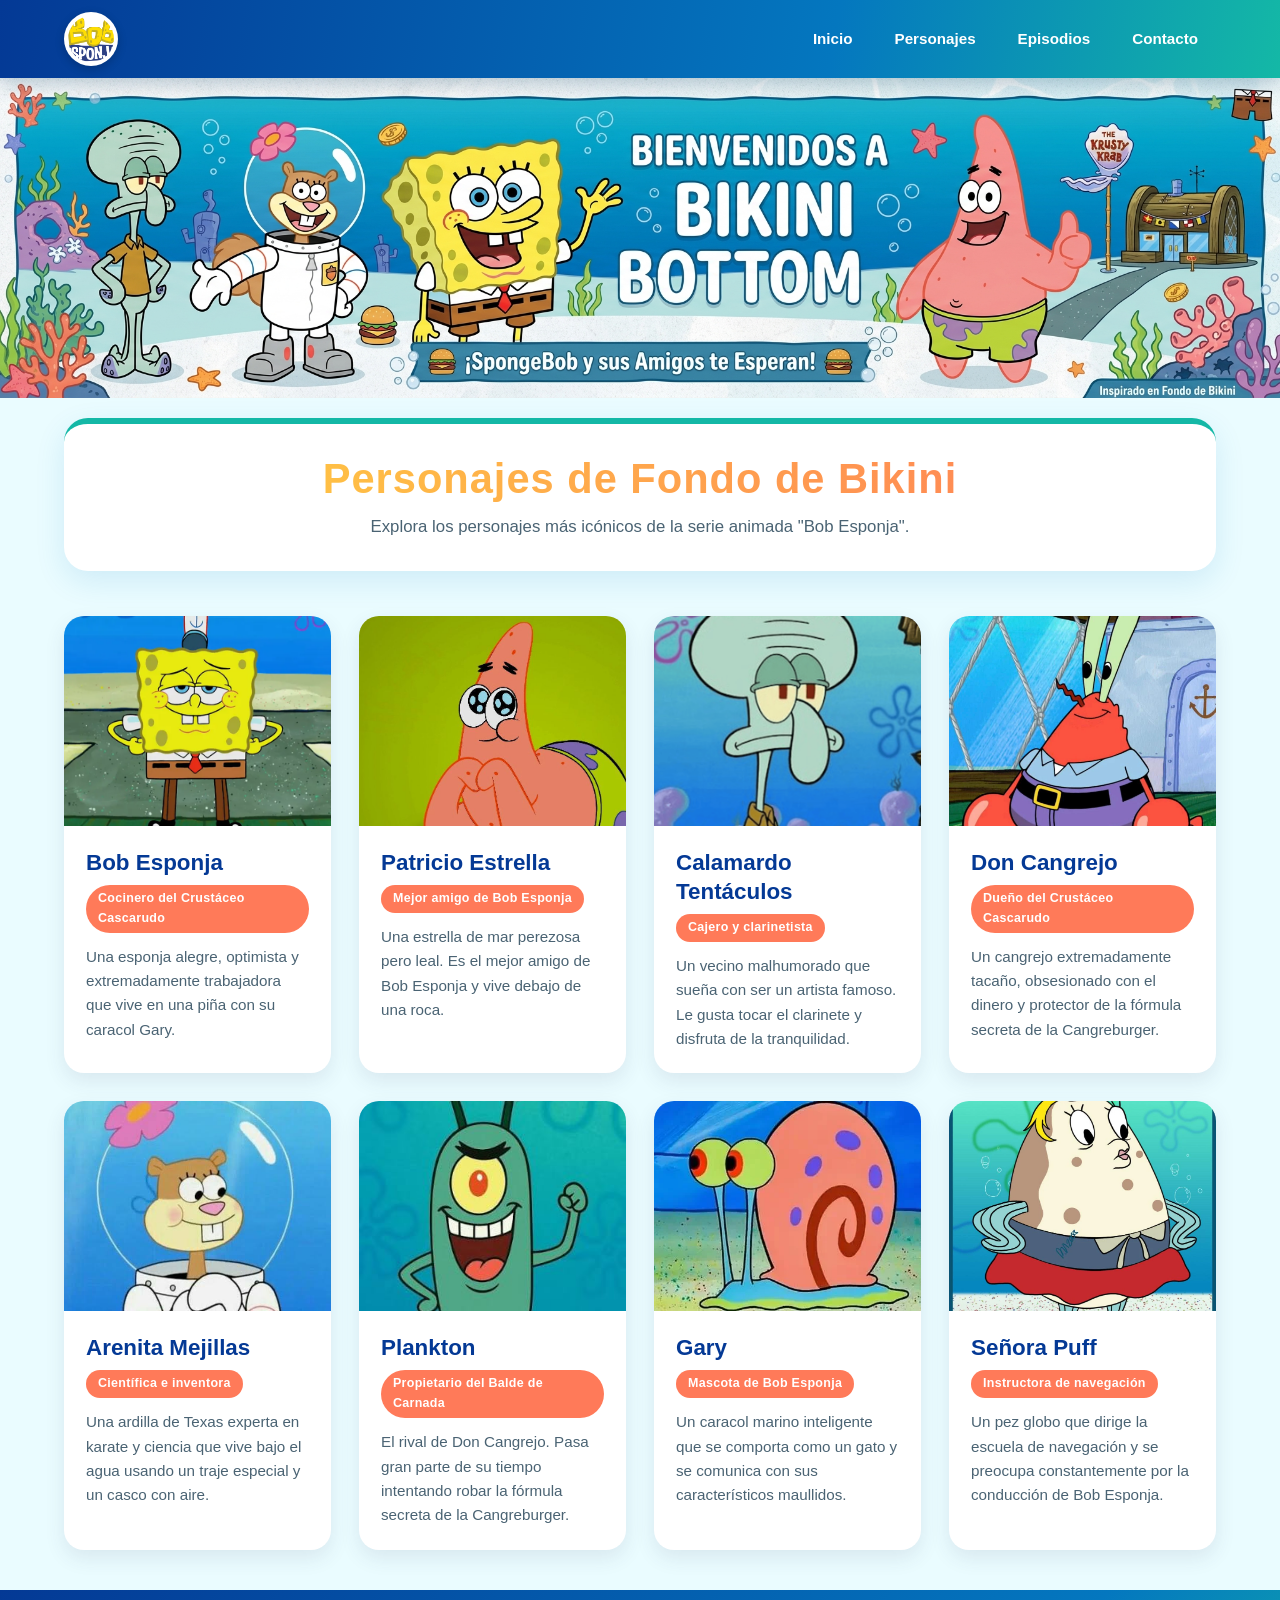
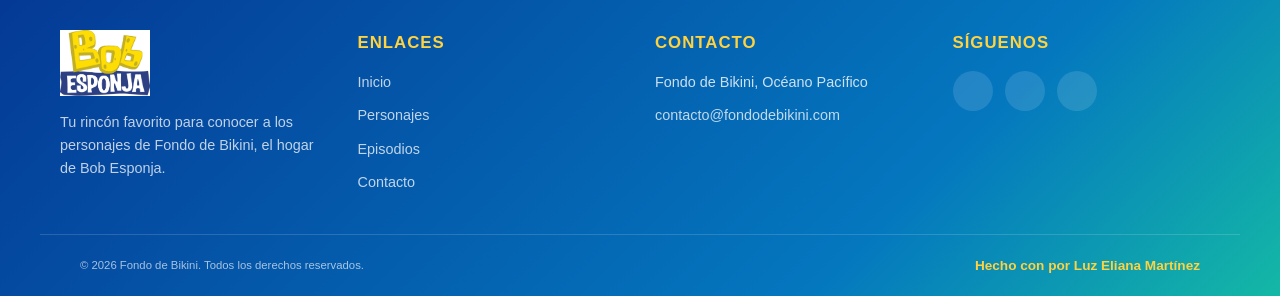
<file: index.html>
<!DOCTYPE html>
<html lang="es">
<head>
    <meta charset="UTF-8">
    <meta name="viewport" content="width=device-width, initial-scale=1.0">
    <meta http-equiv="refresh" content="0; url=fondo_de_bikini/index1.html">
    <title>Fondo de Bikini</title>
</head>
<body>
    <p>Abriendo <a href="fondo_de_bikini/index1.html">Fondo de Bikini</a>...</p>
</body>
</html>
</file>
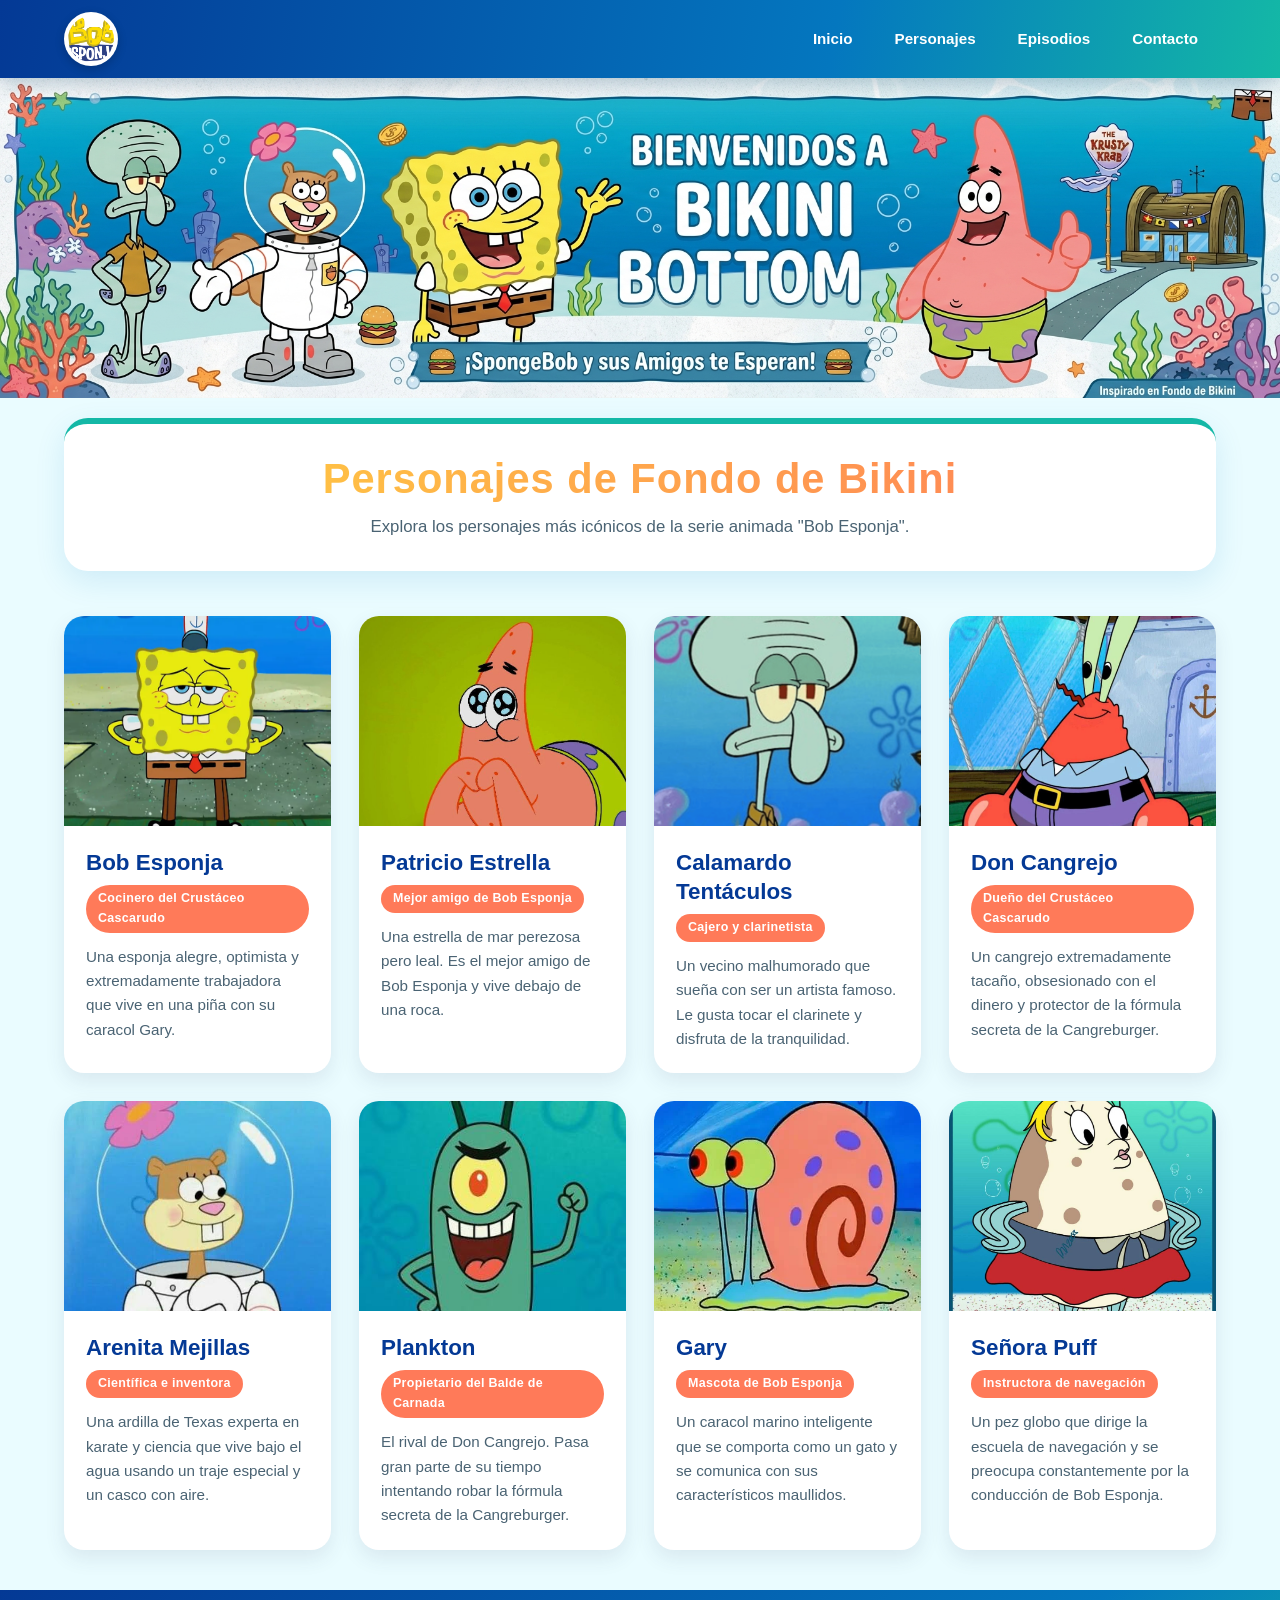
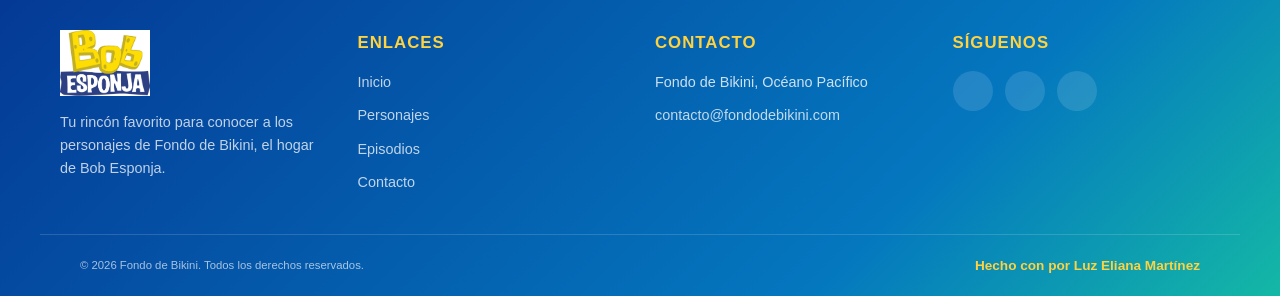
<file: fondo_de_bikini/index1.html>
<!DOCTYPE html>
<html lang="es">
<head>
    <meta charset="UTF-8">
    <meta name="viewport" content="width=device-width, initial-scale=1.0">

    <title>Fondo de Bikini - Personajes</title>

    <link rel="shortcut icon" href="img/img/logo.png" type="image/png">
    <link rel="stylesheet" href="css/style.css">
</head>

<body>

    <!-- Menú de navegación -->
    <nav class="navbar">
        <div class="logo">
            <img src="img/img/logo.webp" alt="Logo de Fondo de Bikini">
        </div>

        <ul class="nav-links">
            <li><a href="index.html">Inicio</a></li>
            <li><a href="personajes.html">Personajes</a></li>
            <li><a href="episodios.html">Episodios</a></li>
            <li><a href="contacto.html">Contacto</a></li>
        </ul>
    </nav>

    <!-- Banner principal -->
    <header>
        <img
            class="banner"
            src="img/img/banner.jpeg"
            alt="Banner de Fondo de Bikini"
        >
    </header>

    <!-- Contenido principal -->
    <main class="contenedor principal">

        <!-- Título de la sección -->
        <section class="titulo-seccion">
            <h1>Personajes de Fondo de Bikini</h1>

            <p>
                Explora los personajes más icónicos de la serie animada
                "Bob Esponja".
            </p>
        </section>

        <!-- Cuadrícula de personajes -->
        <section class="grid-personajes" aria-label="Lista de personajes">

            <!-- Bob Esponja -->
            <article class="tarjeta-personaje">
                <div class="img-container">
                    <img
                        src="img/img/bob esponja.webp"
                        alt="Bob Esponja"
                        loading="lazy"
                    >
                </div>

                <div class="info-personaje">
                    <h2>Bob Esponja</h2>
                    <p class="rol">Cocinero del Crustáceo Cascarudo</p>
                    <p>
                        Una esponja alegre, optimista y extremadamente
                        trabajadora que vive en una piña con su caracol Gary.
                    </p>
                </div>
            </article>

            <!-- Patricio Estrella -->
            <article class="tarjeta-personaje">
                <div class="img-container">
                    <img
                        src="img/img/patricio.webp"
                        alt="Patricio Estrella"
                        loading="lazy"
                    >
                </div>

                <div class="info-personaje">
                    <h2>Patricio Estrella</h2>
                    <p class="rol">Mejor amigo de Bob Esponja</p>
                    <p>
                        Una estrella de mar perezosa pero leal. Es el mejor
                        amigo de Bob Esponja y vive debajo de una roca.
                    </p>
                </div>
            </article>

            <!-- Calamardo -->
            <article class="tarjeta-personaje">
                <div class="img-container">
                    <img
                        src="img/img/calamardo.png"
                        alt="Calamardo Tentáculos"
                        loading="lazy"
                    >
                </div>

                <div class="info-personaje">
                    <h2>Calamardo Tentáculos</h2>
                    <p class="rol">Cajero y clarinetista</p>
                    <p>
                        Un vecino malhumorado que sueña con ser un artista
                        famoso. Le gusta tocar el clarinete y disfruta de la
                        tranquilidad.
                    </p>
                </div>
            </article>

            <!-- Don Cangrejo -->
            <article class="tarjeta-personaje">
                <div class="img-container">
                    <img
                        src="img/img/don_Cangrejo.jpeg"
                        alt="Don Cangrejo"
                        loading="lazy"
                    >
                </div>

                <div class="info-personaje">
                    <h2>Don Cangrejo</h2>
                    <p class="rol">Dueño del Crustáceo Cascarudo</p>
                    <p>
                        Un cangrejo extremadamente tacaño, obsesionado
                        con el dinero y protector de la fórmula secreta
                        de la Cangreburger.
                    </p>
                </div>
            </article>

            <!-- Arenita -->
            <article class="tarjeta-personaje">
                <div class="img-container">
                    <img
                        src="img/img/arenita.jpeg"
                        alt="Arenita Mejillas"
                        loading="lazy"
                    >
                </div>

                <div class="info-personaje">
                    <h2>Arenita Mejillas</h2>
                    <p class="rol">Científica e inventora</p>
                    <p>
                        Una ardilla de Texas experta en karate y ciencia
                        que vive bajo el agua usando un traje especial
                        y un casco con aire.
                    </p>
                </div>
            </article>

            <!-- Plankton -->
            <article class="tarjeta-personaje">
                <div class="img-container">
                    <img
                        src="img/img/Plankton.jpeg"
                        alt="Sheldon J. Plankton"
                        loading="lazy"
                    >
                </div>

                <div class="info-personaje">
                    <h2>Plankton</h2>
                    <p class="rol">Propietario del Balde de Carnada</p>
                    <p>
                        El rival de Don Cangrejo. Pasa gran parte de su
                        tiempo intentando robar la fórmula secreta
                        de la Cangreburger.
                    </p>
                </div>
            </article>

            <!-- Gary -->
            <article class="tarjeta-personaje">
                <div class="img-container">
                    <img
                        src="img/img/Gary.webp"
                        alt="Gary el Caracol"
                        loading="lazy"
                    >
                </div>

                <div class="info-personaje">
                    <h2>Gary</h2>
                    <p class="rol">Mascota de Bob Esponja</p>
                    <p>
                        Un caracol marino inteligente que se comporta
                        como un gato y se comunica con sus característicos
                        maullidos.
                    </p>
                </div>
            </article>

            <!-- Señora Puff -->
            <article class="tarjeta-personaje">
                <div class="img-container">
                    <img
                        src="img/img/señora.webp"
                        alt="Señora Puff"
                        loading="lazy"
                    >
                </div>

                <div class="info-personaje">
                    <h2>Señora Puff</h2>
                    <p class="rol">Instructora de navegación</p>
                    <p>
                        Un pez globo que dirige la escuela de navegación
                        y se preocupa constantemente por la conducción
                        de Bob Esponja.
                    </p>
                </div>
            </article>

        </section>
    </main>

    <!-- Pie de página -->
    <footer class="footer">
        <div class="footer-contenido">

            <!-- Marca -->
            <div class="footer-marca">
                <img
                    src="img/img/logo.png"
                    alt="Logo de Fondo de Bikini"
                    class="footer-logo"
                    loading="lazy"
                >

                <p>
                    Tu rincón favorito para conocer a los personajes
                    de Fondo de Bikini, el hogar de Bob Esponja.
                </p>
            </div>

            <!-- Enlaces -->
            <div class="footer-col">
                <h3>Enlaces</h3>

                <ul>
                    <li><a href="index.html">Inicio</a></li>
                    <li><a href="personajes.html">Personajes</a></li>
                    <li><a href="episodios.html">Episodios</a></li>
                    <li><a href="contacto.html">Contacto</a></li>
                </ul>
            </div>

            <!-- Contacto -->
            <div class="footer-col">
                <h3>Contacto</h3>

                <ul>
                    <li>Fondo de Bikini, Océano Pacífico</li>
                    <li>
                        <a href="mailto:contacto@fondodebikini.com">
                            contacto@fondodebikini.com
                        </a>
                    </li>
                </ul>
            </div>

            <!-- Redes sociales -->
            <div class="footer-col">
                <h3>Síguenos</h3>

                <div class="footer-redes">
                    <a href="#" aria-label="Facebook">
                        <svg
                            viewBox="0 0 24 24"
                            aria-hidden="true"
                            focusable="false"
                        >
                            <path d="..."></path>
                        </svg>
                    </a>

                    <a href="#" aria-label="Instagram">
                        <svg
                            viewBox="0 0 24 24"
                            aria-hidden="true"
                            focusable="false"
                        >
                            <path d="..."></path>
                        </svg>
                    </a>

                    <a href="#" aria-label="YouTube">
                        <svg
                            viewBox="0 0 24 24"
                            aria-hidden="true"
                            focusable="false"
                        >
                            <path d="..."></path>
                        </svg>
                    </a>
                </div>
            </div>

        </div>

        <!-- Información inferior -->
        <div class="footer-inferior">
            <small>
                &copy; 2026 Fondo de Bikini. Todos los derechos reservados.
            </small>

            <span class="autor">
                Hecho con  por Luz Eliana Martínez
            </span>
        </div>
    </footer>

</body>
</html>
</file>
<file: fondo_de_bikini/css/style.css>
:root {
    --azul-profundo: #043995;
    --azul-marino: #0477bf;
    --azul-cielo: #38bdf8;
    --turquesa: #14b8a6;
    --coral: #ff7a59;
    --amarillo-sol: #ffd23f;
    --fondo-pagina: #eafcff;
    --texto-principal: #1e3a4c;
    --texto-suave: #4a6373;
    --blanco: #ffffff;
}

/* Configuración general */
* {
    margin: 0;
    padding: 0;
    box-sizing: border-box;
}

html {
    scroll-behavior: smooth;
}

body {
    font-family: 'Quicksand', 'Segoe UI', sans-serif;
    background-color: var(--fondo-pagina);
    color: var(--texto-principal);
    overflow-x: hidden;
    line-height: 1.6;
}

/* Menú de navegación */
.navbar {
    background: linear-gradient(
        100deg,
        var(--azul-profundo) 0%,
        var(--azul-marino) 65%,
        var(--turquesa) 100%
    );
    padding: 12px 5%;
    display: flex;
    justify-content: space-between;
    align-items: center;
    gap: 16px;
    flex-wrap: wrap;
    position: sticky;
    top: 0;
    z-index: 100;
    box-shadow: 0 6px 18px rgba(4, 57, 94, 0.25);
}

.logo {
    width: 54px;
    height: 54px;
    background-color: var(--blanco);
    border-radius: 50%;
    padding: 4px;
    box-shadow: 0 3px 10px rgba(0, 0, 0, 0.2);
    flex-shrink: 0;
}

.logo img {
    width: 100%;
    height: 100%;
    object-fit: cover;
    border-radius: 50%;
    display: block;
}

.nav-links {
    display: flex;
    align-items: center;
    gap: 6px;
    list-style: none;
    flex-wrap: wrap;
}

.nav-links a {
    display: inline-block;
    color: var(--blanco);
    text-decoration: none;
    font-weight: 600;
    font-size: 0.95rem;
    padding: 8px 18px;
    border-radius: 999px;
    transition:
        background-color 0.3s ease,
        color 0.3s ease,
        transform 0.2s ease;
}

.nav-links a:hover {
    background-color: var(--amarillo-sol);
    color: var(--azul-profundo);
    transform: translateY(-2px);
}

/* Banner principal */
header {
    position: relative;
    width: 100%;
    overflow: hidden;
}

.banner {
    width: 100%;
    height: 320px;
    object-fit: cover;
    display: block;
}

header::after {
    content: '';
    position: absolute;
    left: 0;
    bottom: -1px;
    width: 100%;
    height: 70px;
    pointer-events: none;
}

/* Contenedor principal */
/* Compatible con class="contenedor principal" */
.contenedor.principal,
.contenedor-principal {
    width: 90%;
    max-width: 1200px;
    margin: 10px auto 40px;
}

/* Título de la sección */
.titulo-seccion {
    text-align: center;
    margin: 20px 0 45px;
    background-color: var(--blanco);
    border-radius: 24px;
    padding: 30px 20px;
    box-shadow: 0 10px 30px rgba(4, 119, 191, 0.12);
    border-top: 6px solid var(--turquesa);
}

.titulo-seccion h1 {
    font-family: 'Baloo 2', 'Segoe UI', sans-serif;
    font-weight: 800;
    font-size: 2.6rem;
    line-height: 1.2;
    letter-spacing: 1px;
    background: linear-gradient(
        90deg,
        var(--amarillo-sol),
        var(--coral)
    );
    -webkit-background-clip: text;
    background-clip: text;
    color: transparent;
}

.titulo-seccion p {
    color: var(--texto-suave);
    font-size: 1.05rem;
    margin-top: 10px;
}

/* Cuadrícula de personajes */
.grid-personajes {
    display: grid;
    grid-template-columns: repeat(
        auto-fit,
        minmax(min(260px, 100%), 1fr)
    );
    gap: 28px;
    align-items: stretch;
}

/* Tarjetas */
.tarjeta-personaje {
    background-color: var(--blanco);
    border-radius: 20px;
    overflow: hidden;
    box-shadow: 0 8px 20px rgba(54, 57, 94, 0.1);
    transition:
        transform 0.35s ease,
        box-shadow 0.35s ease;
    display: flex;
    flex-direction: column;
    min-width: 0;
}

.tarjeta-personaje:hover {
    transform: translateY(-8px) scale(1.02);
    box-shadow: 0 18px 35px rgba(20, 184, 166, 0.3);
}

/* Imágenes de los personajes */
.img-container {
    background-color: #e3f6fb;
    display: flex;
    height: 210px;
    overflow: hidden;
    flex-shrink: 0;
}

.img-container img {
    width: 100%;
    height: 100%;
    object-fit: cover;
    display: block;
    transition: transform 0.45s ease;
}

.tarjeta-personaje:hover .img-container img {
    transform: scale(1.1);
}

/* Información de los personajes */
.info-personaje {
    padding: 22px;
    flex-grow: 1;
    display: flex;
    flex-direction: column;
}

.info-personaje h2 {
    font-family: 'Baloo 2', 'Segoe UI', sans-serif;
    color: var(--azul-profundo);
    font-size: 1.4rem;
    line-height: 1.3;
    margin-bottom: 8px;
}

.info-personaje .rol {
    display: inline-block;
    align-self: flex-start;
    font-weight: 700;
    font-size: 0.78rem;
    color: var(--blanco);
    background-color: var(--coral);
    margin-bottom: 12px;
    padding: 4px 12px;
    border-radius: 999px;
    letter-spacing: 0.3px;
}

.info-personaje p:not(.rol) {
    color: var(--texto-suave);
    font-size: 0.95rem;
}

/* Pie de página */
.footer {
    width: 100%;
    background: linear-gradient(
        135deg,
        var(--azul-profundo),
        var(--azul-marino) 70%,
        var(--turquesa)
    );
    color: rgba(255, 255, 255, 0.8);
}

/* Contenedor de las columnas del footer */
.footer-contenido {
    width: 100%;
    max-width: 1200px;
    margin: 0 auto;
    padding: 40px 20px;
    display: grid;
    grid-template-columns: repeat(4, minmax(0, 1fr));
    gap: 30px;
}

/* Marca y logotipo */
.footer-marca {
    max-width: 100%;
}

.footer-logo {
    display: block;
    max-width: 100%;
    width: 90px;
    height: auto;
    margin-bottom: 15px;
    border: none;
    background: transparent;
    object-fit: contain;
}

.footer-marca p {
    font-size: 0.9rem;
    line-height: 1.6;
    color: rgba(255, 255, 255, 0.75);
}

/* Columnas del footer */
.footer-col {
    min-width: 0;
}

.footer-col h3 {
    font-family: 'Raleway', 'Segoe UI', sans-serif;
    color: var(--amarillo-sol);
    font-size: 1.05rem;
    margin-bottom: 15px;
    text-transform: uppercase;
    letter-spacing: 1px;
}

.footer-col ul {
    list-style: none;
    display: flex;
    flex-direction: column;
    gap: 10px;
}

.footer-col ul li {
    font-size: 0.9rem;
    overflow-wrap: anywhere;
}

.footer-col ul li a {
    font-size: 0.9rem;
    color: rgba(255, 255, 255, 0.75);
    text-decoration: none;
    transition:
        color 0.3s ease,
        padding-left 0.3s ease;
    display: inline-block;
}

.footer-col ul li a:hover {
    color: var(--amarillo-sol);
    padding-left: 5px;
}

/* Redes sociales */
.footer-redes {
    display: flex;
    flex-wrap: wrap;
    gap: 12px;
}

.footer-redes a {
    width: 40px;
    height: 40px;
    border-radius: 50%;
    background-color: rgba(255, 255, 255, 0.12);
    display: flex;
    align-items: center;
    justify-content: center;
    transition:
        background-color 0.3s ease,
        transform 0.3s ease;
}

.footer-redes a:hover {
    background-color: var(--coral);
    transform: translateY(-3px);
}

.footer-redes svg {
    width: 18px;
    height: 18px;
    fill: var(--blanco);
    transition: fill 0.3s ease;
}

/* Parte inferior del footer */
.footer-inferior {
    width: 100%;
    max-width: 1200px;
    margin: 0 auto;
    padding: 20px 40px;
    border-top: 1px solid rgba(255, 255, 255, 0.15);
    display: flex;
    flex-wrap: wrap;
    justify-content: space-between;
    align-items: center;
    gap: 20px;
    font-size: 0.85rem;
    color: rgba(255, 255, 255, 0.65);
}

.footer-inferior .autor {
    font-weight: 600;
    color: var(--amarillo-sol);
}

/* Tabletas */
@media (max-width: 1024px) {
    .footer-contenido {
        grid-template-columns: repeat(2, minmax(0, 1fr));
    }

    .footer-inferior {
        flex-direction: column;
        align-items: center;
        text-align: center;
    }
}

/* Móviles */
@media (max-width: 768px) {
    .navbar {
        justify-content: center;
    }

    .nav-links {
        justify-content: center;
    }

    .banner {
        height: 230px;
    }

    .contenedor.principal,
    .contenedor-principal {
        width: 92%;
    }

    .titulo-seccion {
        padding: 25px 16px;
        margin-bottom: 30px;
    }

    .titulo-seccion h1 {
        font-size: 2rem;
    }

    .titulo-seccion p {
        font-size: 0.95rem;
    }

    .grid-personajes {
        gap: 20px;
    }

    .footer-contenido {
        grid-template-columns: 1fr;
        text-align: center;
    }

    .footer-logo {
        margin-left: auto;
        margin-right: auto;
    }

    .footer-col ul {
        align-items: center;
    }

    .footer-redes {
        justify-content: center;
    }

    .footer-inferior {
        padding: 20px;
        justify-content: center;
        text-align: center;
    }
}

/* Dispositivos con movimiento reducido */
@media (prefers-reduced-motion: reduce) {
    html {
        scroll-behavior: auto;
    }

    *,
    *::before,
    *::after {
        transition-duration: 0.01ms !important;
        animation-duration: 0.01ms !important;
        animation-iteration-count: 1 !important;
    }
}
</file>
